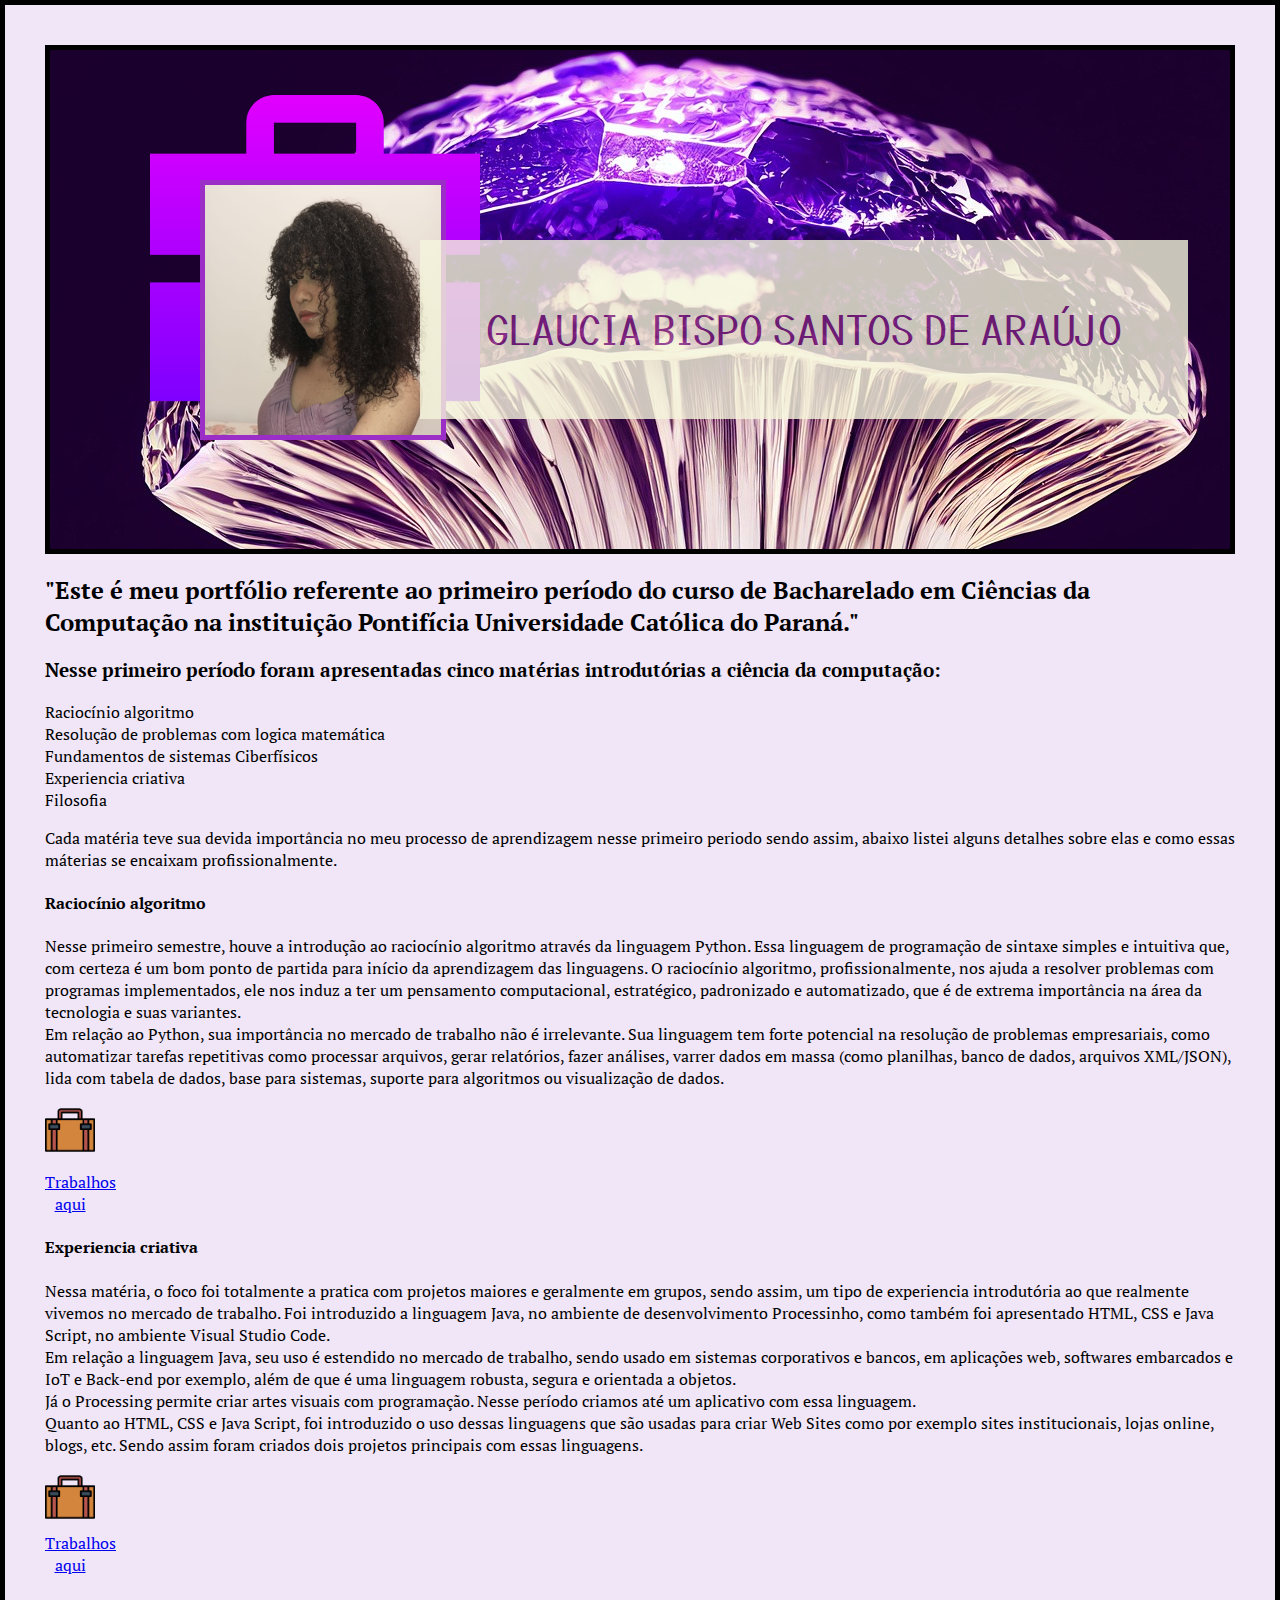
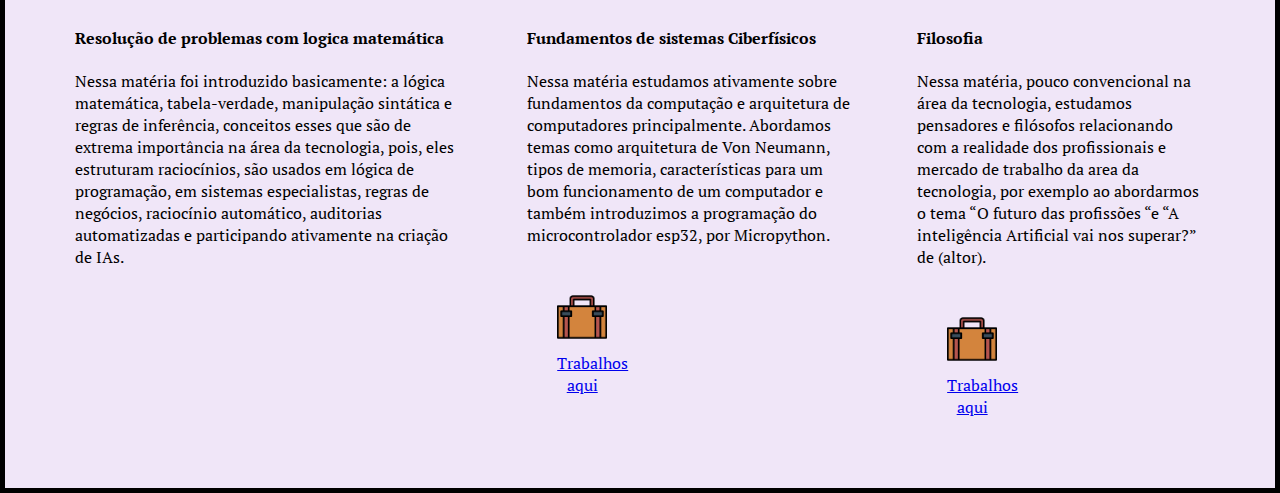
<file: index.html>
<!DOCTYPE html>
<html lang="pt-br">
<head>
    <meta charset="UTF-8">
    <meta name="viewport" content="width=device-width, initial-scale=1.0">
    <title>portifolioGlaucia</title>
    <link rel="stylesheet" href="styles.css">
</head>

<body class="principal">
 
 
    <div class= nome >
    <img id="img" src="imagem/mala1.png">
    <img id="imgEu" src="imagem/eu.jpeg" >
    
    <h1 id="nome" >GLAUCIA BISPO SANTOS DE ARAÚJO</h1>

    </div>

<div  class="rest">

    <h2 id="apresentação">"Este é meu portfólio referente ao primeiro período do curso de Bacharelado em Ciências da Computação na instituição Pontifícia Universidade Católica do Paraná."</h2>
    <h3 id="materias">Nesse primeiro período foram apresentadas cinco matérias introdutórias a ciência da computação:</h3>
    
    <p>Raciocínio algoritmo <br>
    Resolução de problemas com logica matemática <br>
    Fundamentos de sistemas Ciberfísicos <br>
    Experiencia criativa <br>
    Filosofia 
    </p>
    

    
    <p>Cada matéria teve sua devida importância no meu processo de aprendizagem nesse primeiro periodo sendo assim, abaixo listei alguns detalhes sobre elas e como essas máterias se encaixam profissionalmente.</p>

    <h4 >Raciocínio algoritmo</h4>
    <p>Nesse primeiro semestre, houve a introdução ao raciocínio algoritmo através da linguagem Python. Essa linguagem de programação de sintaxe simples e intuitiva que, com certeza é um bom ponto de partida para início da aprendizagem das linguagens.
    O raciocínio algoritmo, profissionalmente, nos ajuda a resolver problemas com programas implementados, ele nos induz a ter um pensamento computacional, estratégico, padronizado e automatizado, que é de extrema importância na área da tecnologia e suas variantes.
    <br>Em relação ao Python, sua importância no mercado de trabalho não é irrelevante. Sua linguagem tem forte potencial na resolução de problemas empresariais, como automatizar tarefas repetitivas como processar arquivos, gerar relatórios, fazer análises, varrer dados em massa (como planilhas, banco de dados, arquivos XML/JSON), lida com tabela de dados, base para sistemas, suporte para algoritmos ou visualização de dados.
    </p>

        <div class="botao">
        <a href="raci.html">
        <img src="imagem/mala.png">
        <p>Trabalhos aqui</p>
        </div> 
        </a>       
    </div>
   

    <div class="rest">
    <h4>Experiencia criativa</h4>
    <p>Nessa matéria, o foco foi totalmente a pratica com projetos maiores e geralmente em grupos, sendo assim, um tipo de experiencia introdutória ao que realmente vivemos no mercado de trabalho. Foi introduzido a linguagem Java, no ambiente de desenvolvimento Processinho, como também foi apresentado HTML, CSS e Java Script, no ambiente Visual Studio Code.
    <br>Em relação a linguagem Java, seu uso é estendido no mercado de trabalho, sendo usado em sistemas corporativos e bancos, em aplicações web, softwares embarcados e IoT e Back-end por exemplo, além de que é uma linguagem robusta, segura e orientada a objetos.
    <br>Já o Processing permite criar artes visuais com programação. Nesse período criamos até um aplicativo com essa linguagem.
    <br>Quanto ao HTML, CSS e Java Script, foi introduzido o uso dessas linguagens que são usadas para criar Web Sites como por exemplo sites institucionais, lojas online, blogs, etc. Sendo assim foram criados dois projetos principais com essas linguagens. 
    </p>
   
        <div class="botao">
        <a href="expe.html">
        <img src="imagem/mala.png">
        Trabalhos aqui
        </div> 
        </a>
    </div>




<div class="flexbox">       
    <div>
    <h4>Resolução de problemas com logica matemática</h4>
    <p>Nessa matéria foi introduzido basicamente: a lógica matemática, tabela-verdade, manipulação sintática e regras de inferência, conceitos esses que são de extrema importância na área da tecnologia, pois, eles estruturam raciocínios, são usados em lógica de programação, em sistemas especialistas, regras de negócios, raciocínio automático, auditorias automatizadas e participando ativamente na criação de IAs.</p>
    </div>


    <div>
    <h4>Fundamentos de sistemas Ciberfísicos</h4>
    <p>Nessa matéria estudamos ativamente sobre fundamentos da computação e arquitetura de computadores principalmente. Abordamos temas como arquitetura de Von Neumann, tipos de memoria, características para um bom funcionamento de um computador e também introduzimos a programação do microcontrolador esp32, por Micropython.</p>

        <div class="botao">
        <a href="ciber.html">
        <img src="imagem/mala.png">
        Trabalhos aqui
        </div> 
        </a>
    </div>

    <div>
    <h4>Filosofia</h4>
    <p>Nessa matéria, pouco convencional na área da tecnologia, estudamos pensadores e filósofos  relacionando com a realidade dos profissionais e mercado de trabalho da area da tecnologia, por exemplo ao abordarmos o tema “O futuro das profissões “e “A inteligência Artificial vai nos superar?” de (altor).</p>
    
        <div class="botao">
        <a href="filo.html">
        <img src="imagem/mala.png">
        Trabalhos aqui
        </div> 
        </a>
    </div>
</div>

<script src="index.js"></script>

</body>
</file>
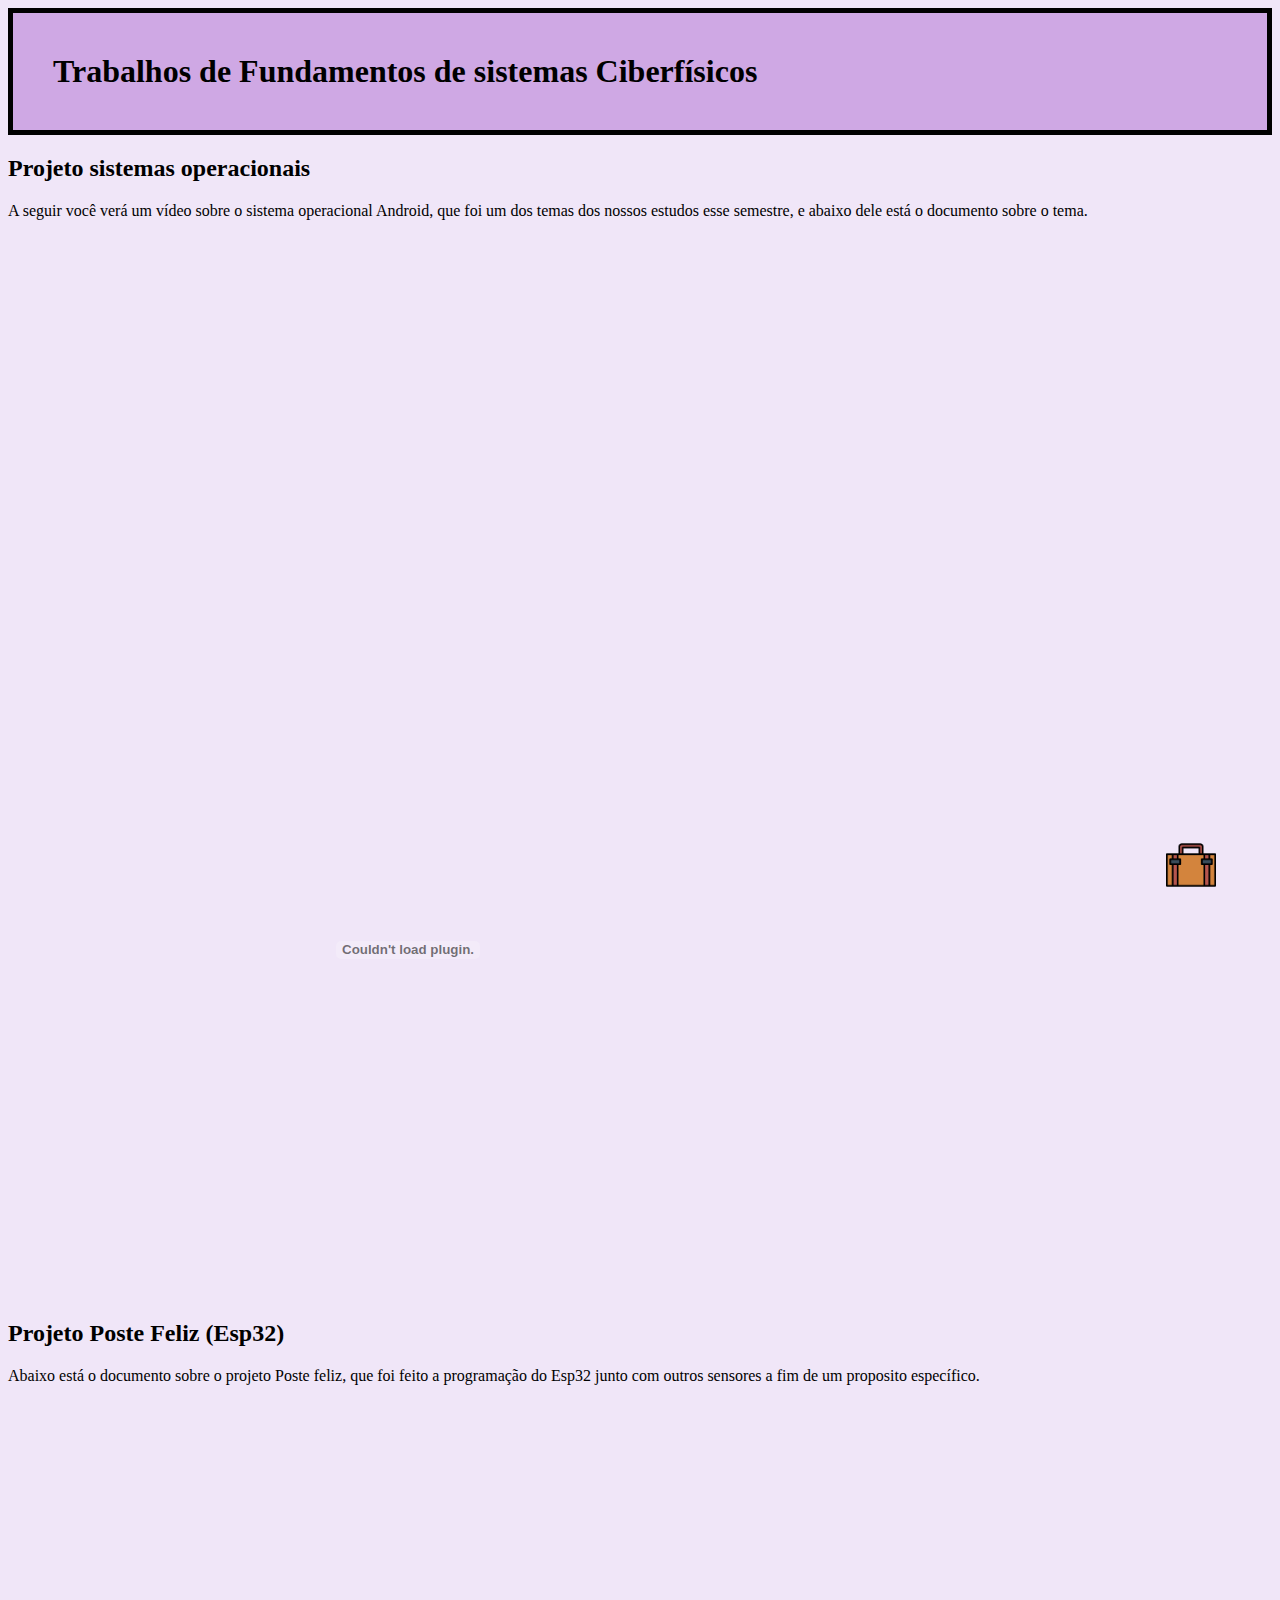
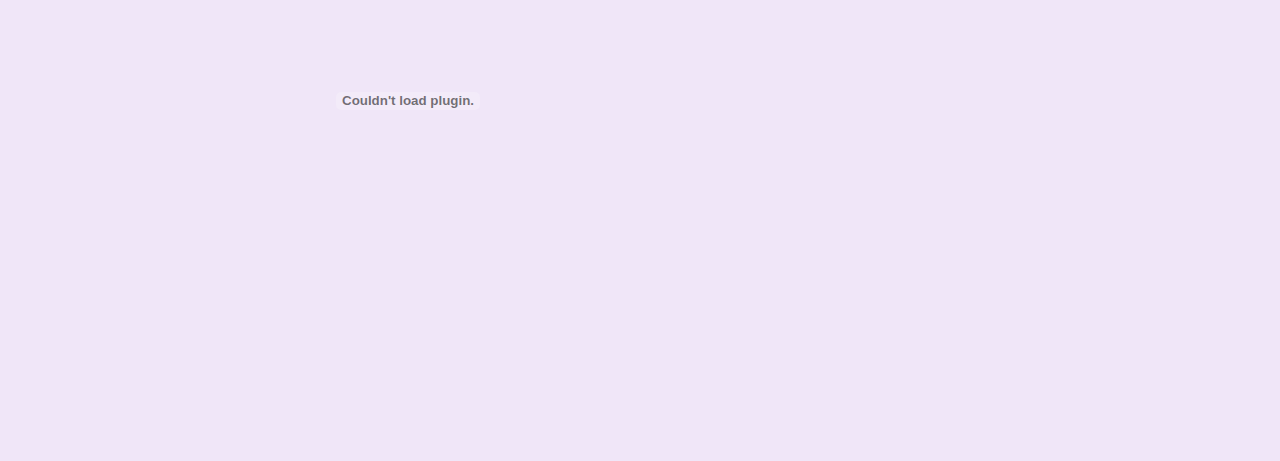
<file: ciber.html>
<!DOCTYPE html>
<html lang="pt-br">
<head>
    <meta charset="UTF-8">
    <meta name="viewport" content="width=device-width, initial-scale=1.0">
    <title>Ciber/semestre</title>
    <link rel="stylesheet" href="styles.css">

</head>
<body class="Corpo">
       
    <h1 class="principal1">Trabalhos de Fundamentos de sistemas Ciberfísicos</h1>
    <h2>Projeto sistemas operacionais</h2>
    <p>A seguir você verá um vídeo sobre o sistema operacional Android, que foi um dos temas dos nossos estudos esse semestre, e abaixo dele está o documento sobre o tema.</p>
        <iframe class="video" src="https://www.youtube.com/embed/-QudZd2Mn6I?si=xo3W-f0x9bTpijOp" title="YouTube video player" frameborder="0" allow="accelerometer; autoplay; clipboard-write; encrypted-media; gyroscope; picture-in-picture; web-share" referrerpolicy="strict-origin-when-cross-origin" allowfullscreen></iframe>
    <embed src="imagem/android.pdf" width="800" height="600" type="application/pdf">



    <h2>Projeto Poste Feliz (Esp32)</h2>
    <p>Abaixo está o documento sobre o projeto Poste feliz, que foi feito a programação do Esp32 junto com outros sensores a fim de um proposito específico.</p>
    <embed src="imagem/esp.pdf" width="800" height="600" type="application/pdf">

    <div class="botao1">
        <a href="index.html">
        <img src="imagem/mala.png"></a>
       
    </div> 
        

 
    
</body>
</html>
</file>
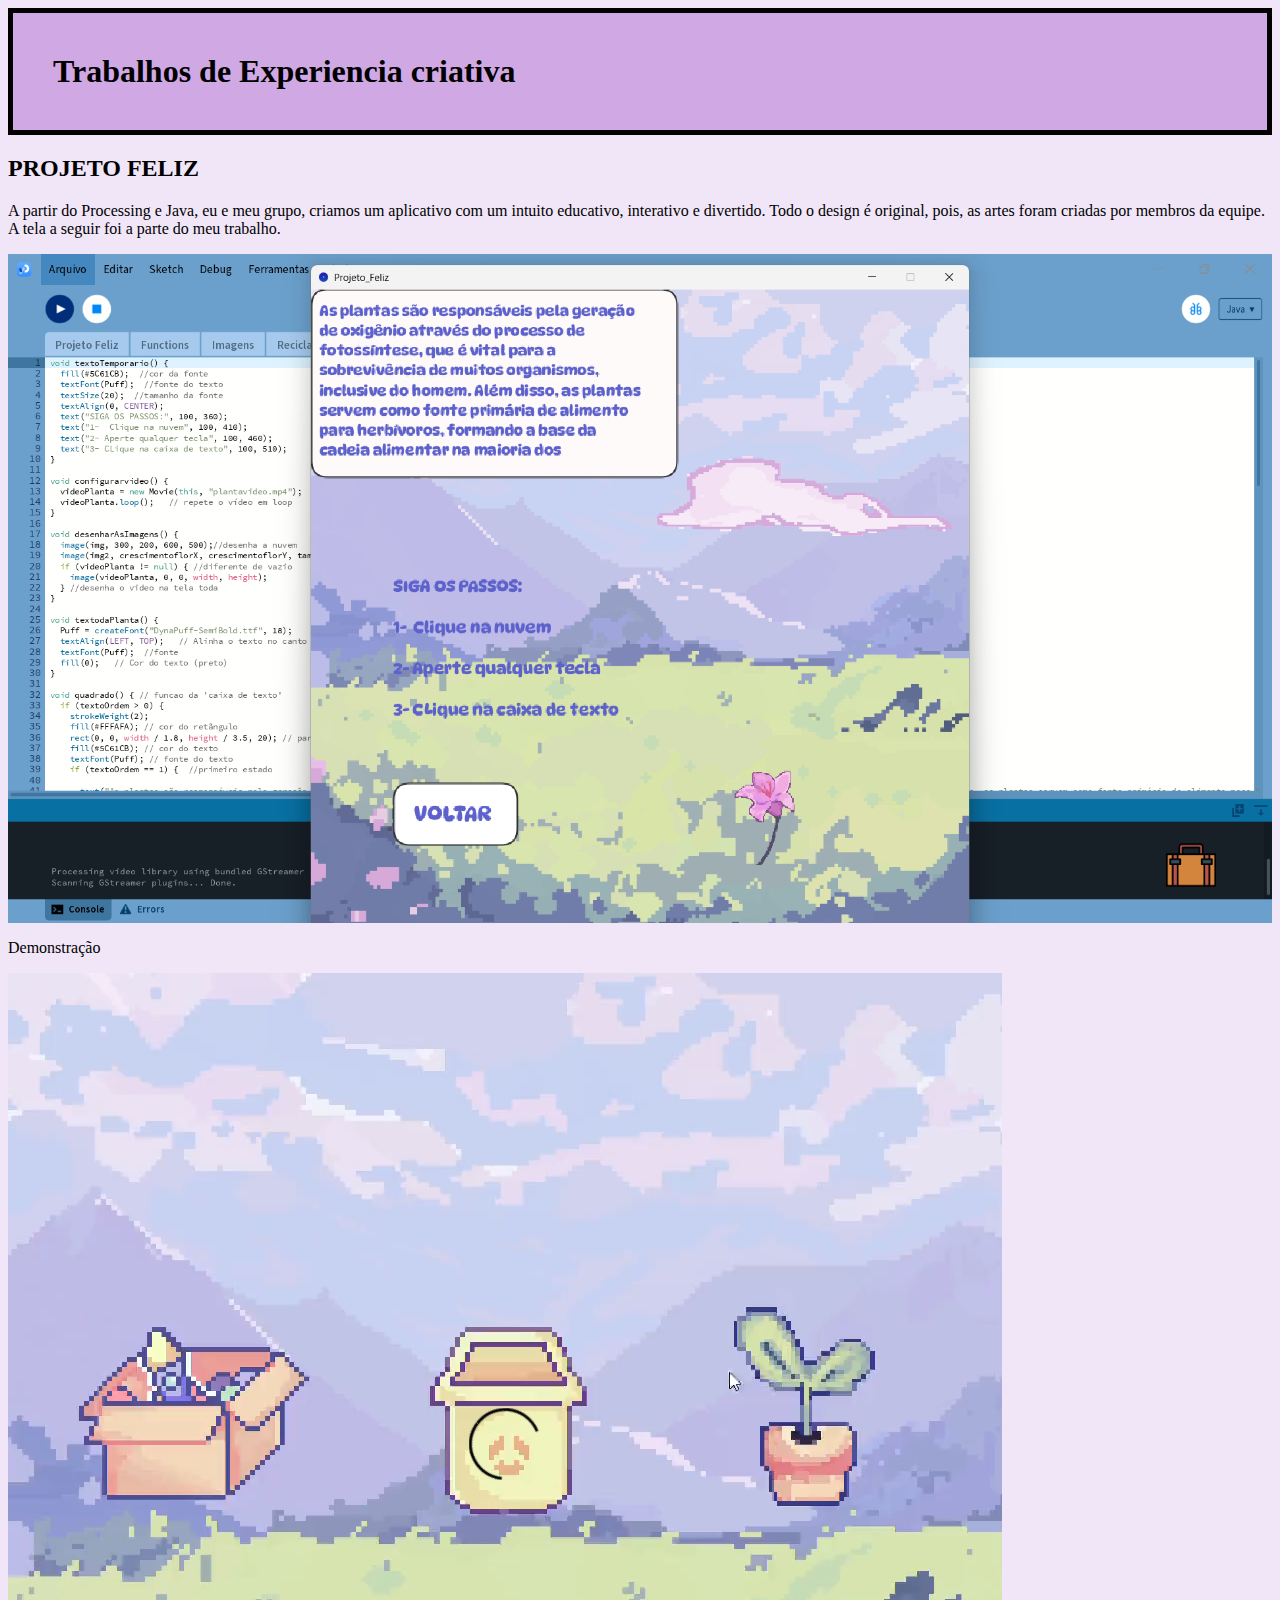
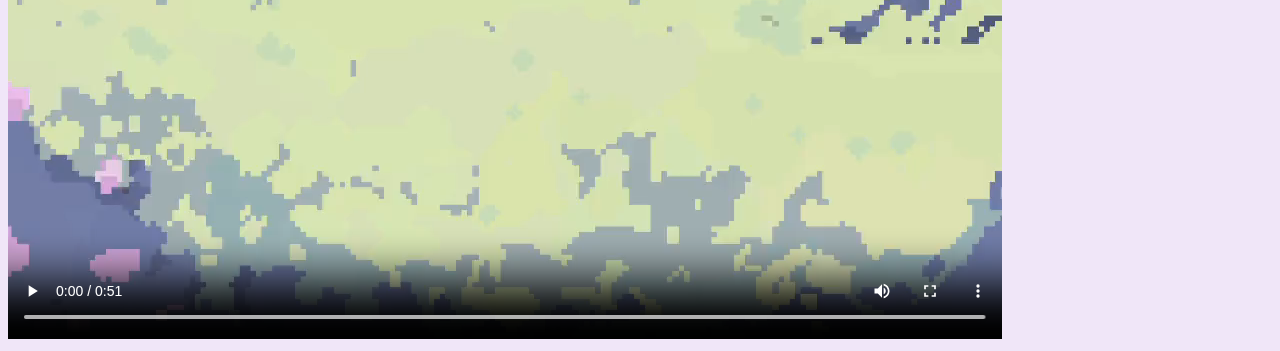
<file: expe.html>
<!DOCTYPE html>
<html lang="pt-br">
<head>
    <meta charset="UTF-8">
    <meta name="viewport" content="width=device-width, initial-scale=1.0">
    <title>expe/semestre</title>
    <link rel="stylesheet" href="styles.css">

</head>
<body class="Corpo">
    <h1 class="principal1">Trabalhos de Experiencia criativa</h1>
    <h2>PROJETO FELIZ</h2>
    <p>A partir do Processing e Java, eu e meu grupo, criamos um aplicativo com um intuito educativo, interativo e divertido. Todo o design é original, pois, as artes foram criadas por membros da equipe.<br>
        A tela a seguir foi a parte do meu trabalho.
    </p>
     
    <img src="imagem/telaPlanta.png" width="400" height="200"></img>
    
    <p>Demonstração</p>
    <video controls >
        <source src="imagem/PorcessingGravacao.mp4">
    </video>

      <div class="botao1">
        <a href="index.html">
        <img src="imagem/mala.png"></a>
    </div> 
</body>
</html>
</file>
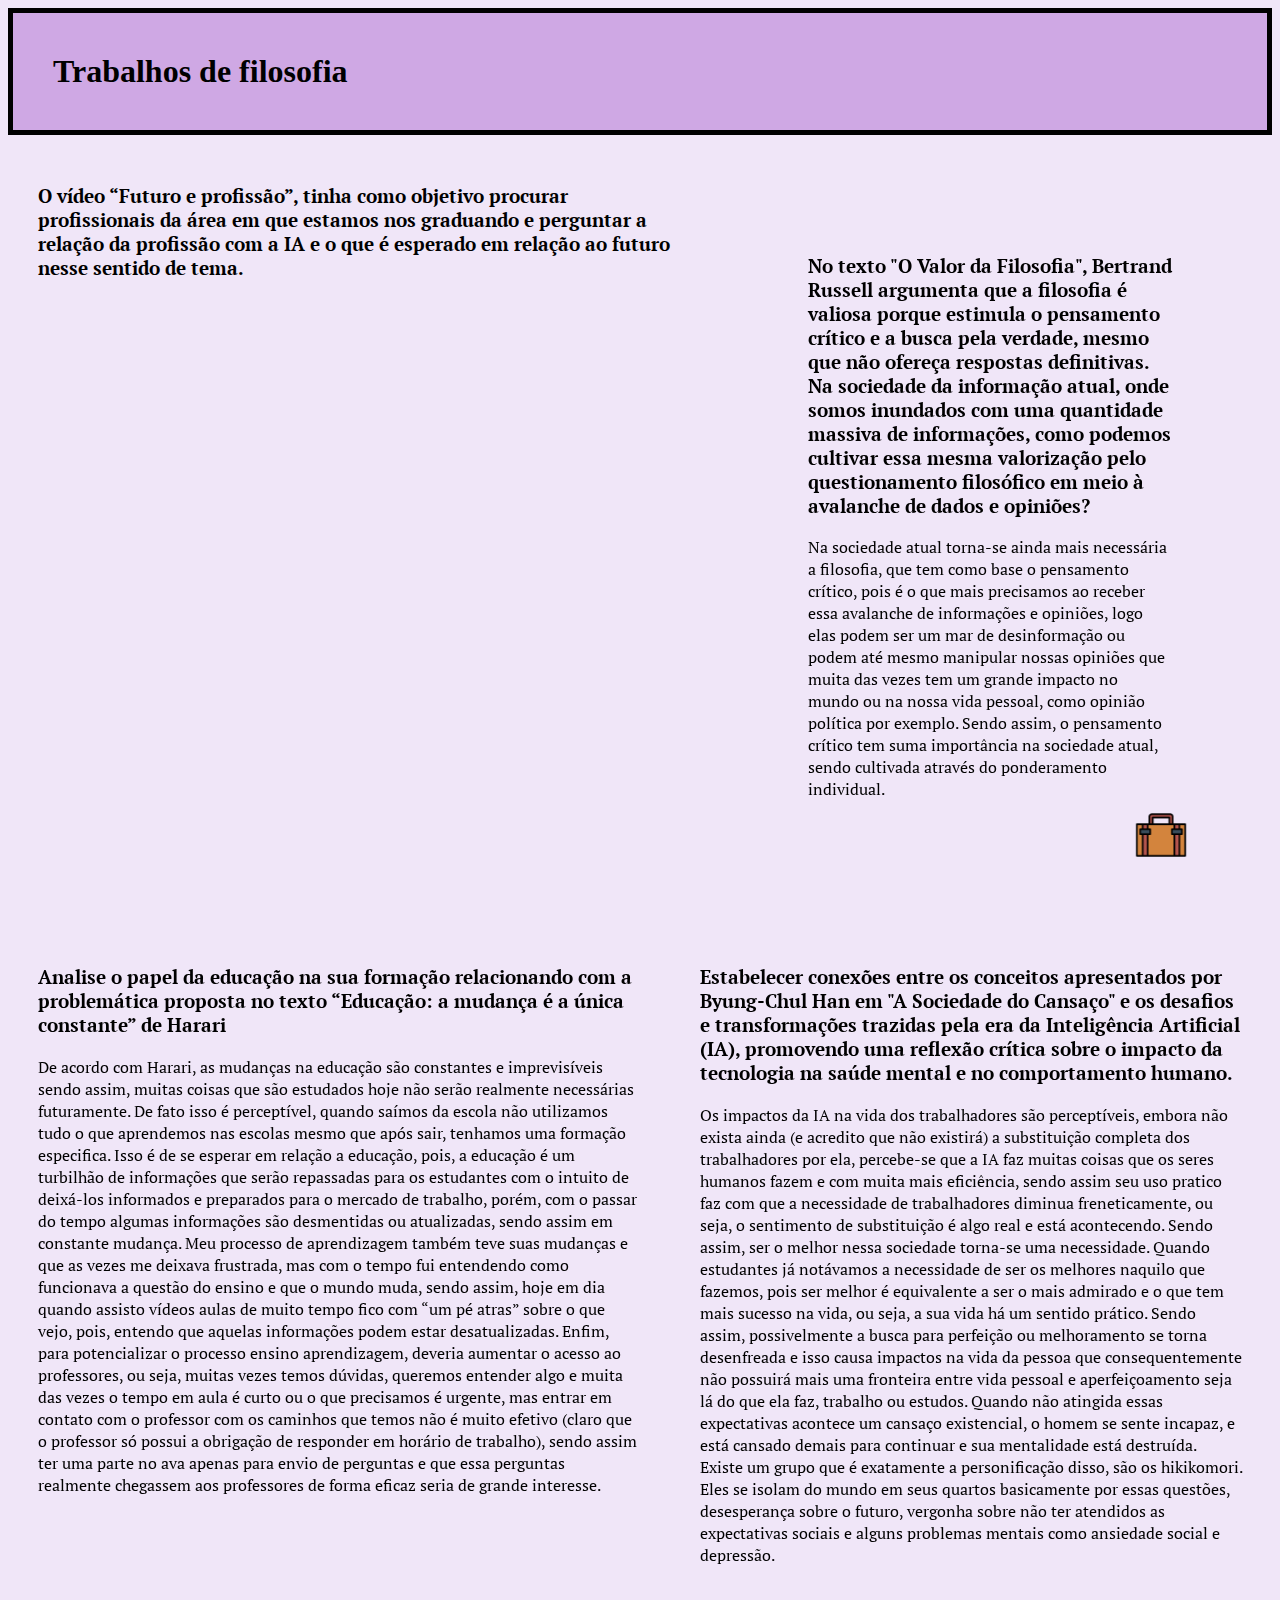
<file: filo.html>
<!DOCTYPE html>
<html lang="pt-br">
<head>
    <meta charset="UTF-8">
    <meta name="viewport" content="width=device-width, initial-scale=1.0">
    <title>filosofia/semestre</title>
    <link rel="stylesheet" href="styles.css">

</head>

<body class="Corpo">

    <h1 class="principal1" >Trabalhos de filosofia</h1>


<div class="flexbox">
    
    <div>  
      
    <h3>O vídeo “Futuro e profissão”, tinha como objetivo procurar profissionais da área em que estamos nos graduando e perguntar a relação da profissão com a IA e o que é esperado em relação ao futuro nesse sentido de tema.</h3>
    <iframe class="video" src="https://www.youtube.com/embed/EtCIob_Wgzs?si=s4KW4fIOjb2eCCLm" title="YouTube video player" frameborder="0" allow="accelerometer; autoplay; clipboard-write; encrypted-media; gyroscope; picture-in-picture; web-share" referrerpolicy="strict-origin-when-cross-origin" allowfullscreen></iframe>    </div>

    <div id="divFilo" >
    <h3>No texto "O Valor da Filosofia", Bertrand Russell argumenta que a filosofia é valiosa porque estimula o pensamento crítico e a busca pela verdade, mesmo que não ofereça respostas definitivas. Na sociedade da informação atual, onde somos inundados com uma quantidade massiva de informações, como podemos cultivar essa mesma valorização pelo questionamento filosófico em meio à avalanche de dados e opiniões?
    </h3>
    <p> Na sociedade atual torna-se ainda mais necessária a filosofia, que tem como base o pensamento crítico, pois é o que mais precisamos ao receber essa avalanche de informações e opiniões, logo elas podem ser um mar de desinformação ou podem até mesmo manipular nossas opiniões que muita das vezes tem um grande impacto no mundo ou na nossa vida pessoal, como opinião política por exemplo. Sendo assim, o pensamento crítico tem suma importância na sociedade atual, sendo cultivada através do ponderamento individual. </p>
    </div>
</div>

   
    
<div class="flexbox">

    <div style="display: inline;">
    <h3>Analise o papel da educação na sua formação relacionando com a problemática proposta no
    texto “Educação: a mudança é a única constante” de Harari</h3>
    <p>De acordo com Harari, as mudanças na educação são constantes e imprevisíveis sendo assim, muitas coisas que são estudados hoje não serão realmente necessárias futuramente. De fato isso é perceptível, quando saímos da escola não utilizamos tudo o que aprendemos nas escolas mesmo que após sair, tenhamos uma formação especifica.  Isso é de se esperar em relação a educação, pois, a educação é um turbilhão de informações que serão repassadas para os estudantes com o intuito de deixá-los informados e preparados para o mercado de trabalho, porém, com o passar do tempo algumas informações são desmentidas ou atualizadas, sendo assim em constante mudança.
    Meu processo de aprendizagem também teve suas mudanças e que as vezes me deixava frustrada, mas com o tempo fui entendendo como funcionava a questão do ensino e que o mundo muda, sendo assim, hoje em dia quando assisto vídeos aulas de muito tempo fico com “um pé atras” sobre o que vejo, pois, entendo que aquelas informações podem estar desatualizadas.
    Enfim, para potencializar o processo ensino aprendizagem, deveria aumentar o acesso ao professores, ou seja, muitas vezes temos dúvidas, queremos entender algo e muita das vezes o tempo em aula é curto ou o que precisamos é urgente, mas entrar em contato com o professor com os caminhos que temos não é muito efetivo (claro que o professor só possui a obrigação de responder em horário de trabalho), sendo assim ter uma parte no ava apenas para envio de perguntas e que essa perguntas realmente chegassem aos professores de forma eficaz seria de grande interesse.</p>
    </div>
    
    <div style="display: inline;">
    <h3>Estabelecer conexões entre os conceitos apresentados por Byung-Chul Han em "A Sociedade do Cansaço" e os desafios e transformações trazidas pela era da Inteligência Artificial (IA), promovendo uma reflexão crítica sobre o impacto da tecnologia na saúde mental e no comportamento humano.</h3>
    <p>Os impactos da IA na vida dos trabalhadores são perceptíveis, embora não exista ainda (e acredito que não existirá) a substituição completa dos trabalhadores por ela, percebe-se que a IA faz muitas coisas que os seres humanos fazem e com muita mais eficiência, sendo assim seu uso pratico faz com que a necessidade de trabalhadores diminua freneticamente, ou seja, o sentimento de substituição é algo real e está acontecendo. Sendo assim, ser o melhor nessa sociedade torna-se uma necessidade. Quando estudantes já notávamos a necessidade de ser os melhores naquilo que fazemos, pois ser melhor é equivalente a ser o mais admirado e o que tem mais sucesso na vida, ou seja, a sua vida há um sentido prático. Sendo assim, possivelmente a busca para perfeição ou melhoramento se torna desenfreada e isso causa impactos na vida da pessoa que consequentemente não possuirá mais uma fronteira entre vida pessoal e aperfeiçoamento seja lá do que ela faz, trabalho ou estudos. Quando não atingida essas expectativas acontece um cansaço existencial, o homem se sente incapaz, e está cansado demais para continuar e sua mentalidade está destruída. Existe um grupo que é exatamente a personificação disso, são os hikikomori. Eles se isolam do mundo em seus quartos basicamente por essas questões, desesperança sobre o futuro, vergonha sobre não ter atendidos as expectativas sociais e alguns problemas mentais como ansiedade social e depressão.</p>
    </div>

     <div class="botao1">
        <a href="index.html">
        <img src="imagem/mala.png">
        </a>
    </div> 
    

</div>



</body>
</html>
</file>
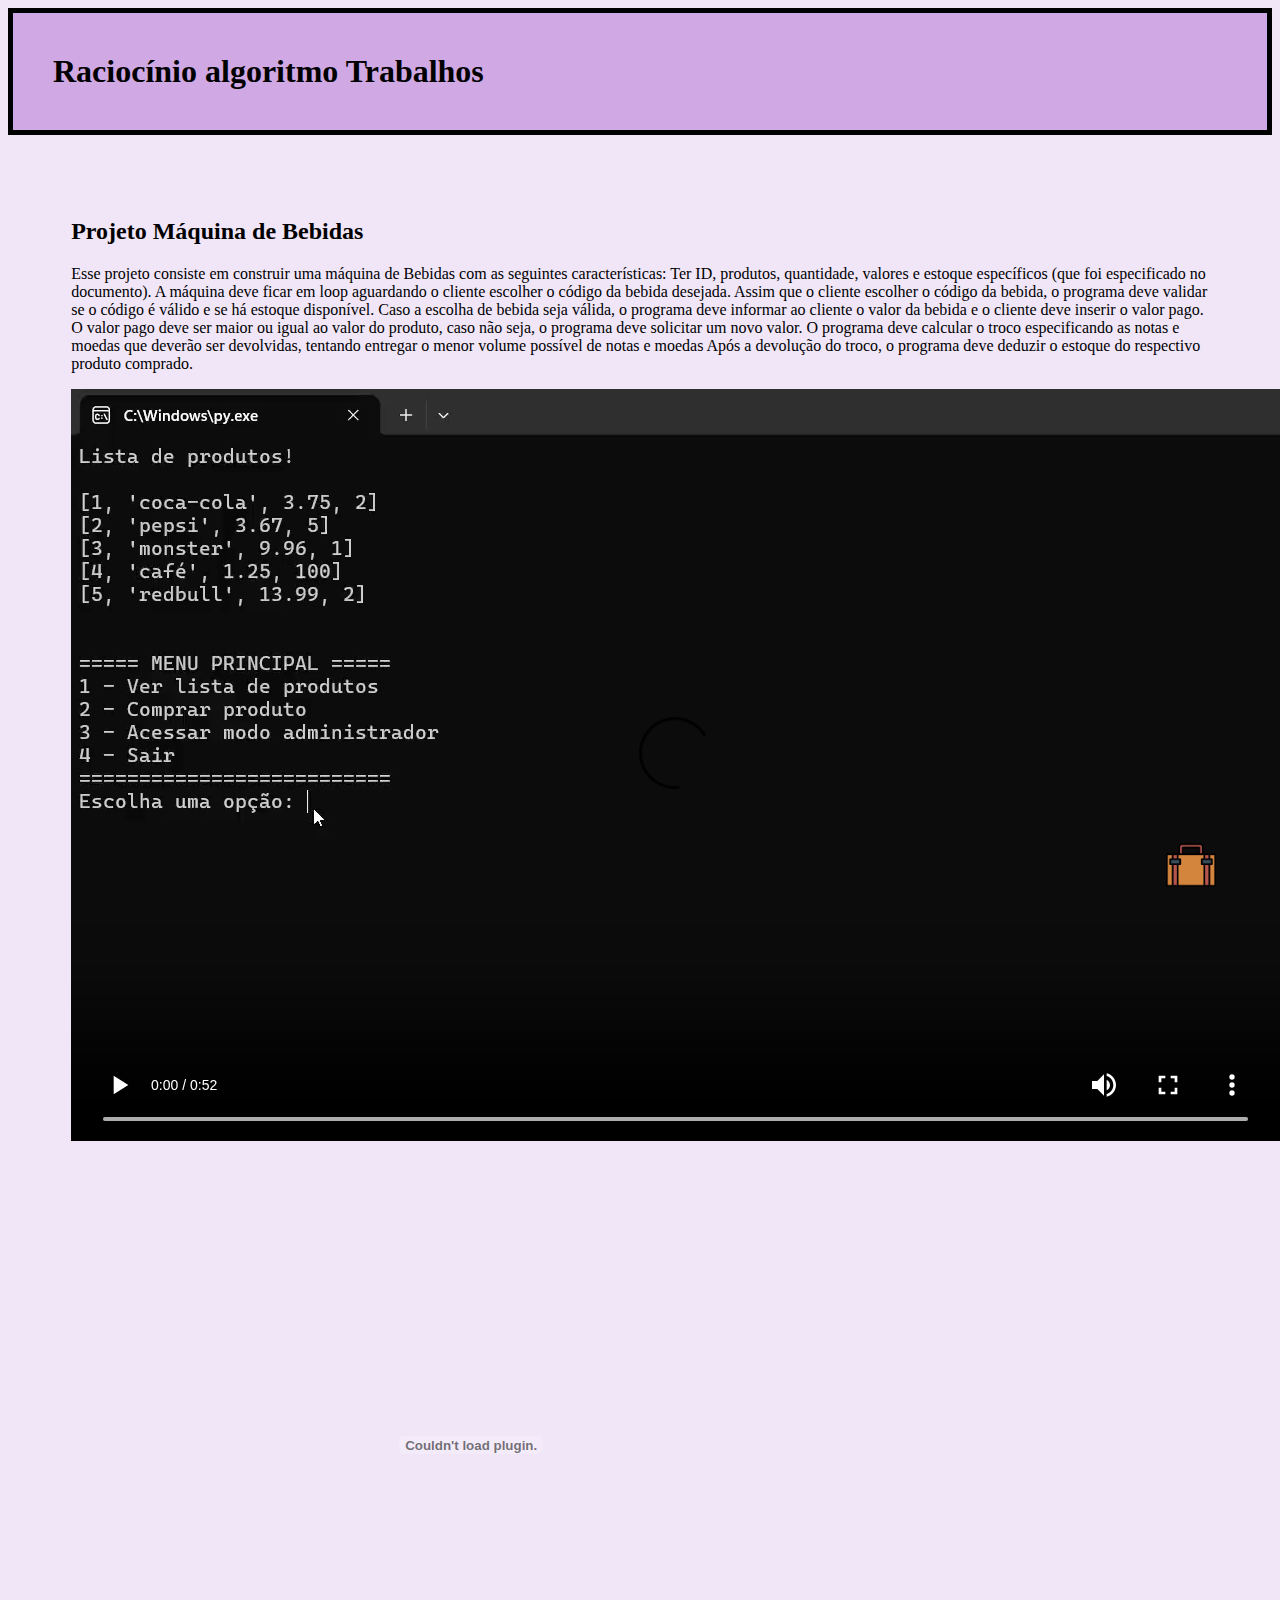
<file: raci.html>
<!DOCTYPE html>
<html lang="pt-br">
<head>
    <meta charset="UTF-8">
    <meta name="viewport" content="width=device-width, initial-scale=1.0">
    <title>racio/semestre</title>
    <link rel="stylesheet" href="styles.css">

</head>
<body class="Corpo">

    <h1 class="principal1">Raciocínio algoritmo Trabalhos</h1>
    <div class="lay">
    <h2>Projeto Máquina de Bebidas</h2>
    <p>Esse projeto consiste em construir uma máquina de Bebidas com as seguintes características:
Ter ID, produtos, quantidade, valores e estoque específicos (que foi especificado no documento).
A máquina deve ficar em loop aguardando o cliente escolher o código da bebida desejada. Assim
que o cliente escolher o código da bebida, o programa deve validar se o código é válido e se há
estoque disponível.
Caso a escolha de bebida seja válida, o programa deve informar ao cliente o valor da bebida e o
cliente deve inserir o valor pago. O valor pago deve ser maior ou igual ao valor do produto, caso
não seja, o programa deve solicitar um novo valor.
O programa deve calcular o troco especificando as notas e moedas que deverão ser devolvidas,
tentando entregar o menor volume possível de notas e moedas
Após a devolução do troco, o programa deve deduzir o estoque do respectivo produto comprado.
</p>

    <video controls  >
        <source src="imagem/Maquina.mp4" >
    </video>

        <embed src="imagem/Maquina.pdf" width="800" height="600" type="application/pdf">

     
    <div class="botao1">
        <a href="index.html">
        <img src="imagem/mala.png">
        </a>
    </div> 
</div>
</body>
</html>
</file>
<file: styles.css>
@import url('https://fonts.googleapis.com/css2?family=PT+Serif:ital,wght@0,400;0,700;1,400;1,700&display=swap');
@import url('https://fonts.googleapis.com/css2?family=LXGW+Marker+Gothic&display=swap');

.principal{
    margin: 0%;
    background-color: hsla(274, 58%, 67%, 0.189);
    padding: 40px;
    border: 5px solid black;
}
.principal1{
    margin: 0%;
    background-color: rgb(207, 168, 228);
    padding: 40px;
    border: 5px solid black;
    display:flex;}

img{
    display: block; 
    margin-bottom: 10px; 
    width: 100%;
    height: 100%;
     

}

embed{
    display: block;
    margin-bottom: 10px;
  padding-bottom: 50px;
}
#nome{
  color:rgb(126, 34, 130);
  padding: 6%;
  text-align: center;
  font-size: 40px;
  margin-top: 150px;
  margin-bottom: 90px;
  font-family: "LXGW Marker Gothic", sans-serif;
  font-weight: 400;
  font-style: normal;
  opacity: 80%;
  background-color: beige;
}

.nome{
  background-image: url("imagem/crystal.jpg");
  background-attachment: fixed;
  display:flex;
  background-color: rgba(170, 117, 211, 0.71);
  padding: 0%;
  border: 5px solid black;
  padding: 40px;
  position: relative;

}

#mate{
  display:flex;
}

.flexbox div{
  font-family: "PT Serif", serif;
  font-weight: 400;
  font-style: normal;
  padding: 30px;
 
}
.flexbox {
  display:flex;
  font-family: "PT Serif", serif;
  font-weight: 400;
  font-style: normal;
 
}

.rest{
  font-family: "PT Serif", serif;
  font-weight: 400;
  font-style: normal;
  position: relative;
}


.botao{
  width: 50px; 
  height: 50px; 
  display:inline-block;
  align-items: center;
  justify-content: center;
  text-align: center;
  
}


.botao1{
  width: 50px; 
  height: 50px;
  display:flex; 
  align-items: center;
  justify-content: center;
  text-align: center;
  position: fixed;
  right: 5%;
  bottom: 5px;
}





.Corpo{
 background-color: hsla(274, 58%, 67%, 0.189);
}

.video{

  height: 360px;
  width: 640px;
  padding-bottom: 50px;
}

.voltar{
  position: absolute ;
  padding-bottom: 100px;
}

#divFilo{
  display: inline;
  padding: 100px;

}

.lay{
  padding: 5%;
  
}

#img{
  width: 30%;
  height: 30%;
  position: relative;
  top: 0px; 
  left: 60px; 
    }
#imgEu{
  position: absolute; 
  top: 130px; 
  left: 150px; 
  border:5px solid rgb(155, 46, 198) ;
  width: 20%;
  height:50%;
}
@media (max-width: 431px){

 .flexbox{
  display:block;
 }

#nome{
  color:rgb(126, 34, 130);
  padding: 6%;
  text-align: center;
  font-size: 20px;
  margin-top: 150px;
  margin-bottom: 90px;
  font-family: "LXGW Marker Gothic", sans-serif;
  font-weight: 400;
  font-style: normal;
  opacity: 80%;
  background-color: beige;
}

.nome{
  background-image: url("imagem/crystal.jpg");
  background-attachment: fixed;
  display:block;
  background-color: rgba(170, 117, 211, 0.71);
  padding: 0%;
  border: 5px solid black;
  padding: 20px;
  position: relative;

}
#imgEu{
  position: absolute; 
  top: 160px; 
  left: 115px; 
  border:5px solid rgb(155, 46, 198) ;
  width: 40%;
  height:20%;
}
#img{
  width: 60%;
  height: 60%;
  position: relative;
 top: 100px; 
  left: 80px; 
    }
    .botao1{
  width: 50px; 
  height: 50px;
  display:none; 
  align-items: center;
  justify-content: center;
  text-align: center;
  position: fixed;
  right: 5%;
  bottom: 5px;
}
.video{
  height: 100%;
  max-width: 100%;
  padding-bottom: 50px;
}

#divFilo{
  display: block;
  padding: 0px;

}
embed{
    display: block;
    margin-bottom: 10px;
    padding-bottom: 50px;
    width: 100%;
}
}



@media (max-width: 1024px){
 .flexbox{
  display:block;
 }

#nome{
  color:rgb(126, 34, 130);
  padding: 6%;
  text-align: center;
  font-size: 20px;
  margin-top: 150px;
  margin-bottom: 90px;
  font-family: "LXGW Marker Gothic", sans-serif;
  font-weight: 400;
  font-style: normal;
  opacity: 80%;
  background-color: beige;
}

.nome{
  background-image: url("imagem/crystal.jpg");
  background-attachment: fixed;
  display:block;
  background-color: rgba(170, 117, 211, 0.71);
  padding: 0%;
  border: 5px solid black;
  padding: 20px;
  position: relative;

}
#imgEu{
  position: absolute; 
  top: 200px; 
  left: 115px; 
  border:5px solid rgb(155, 46, 198) ;
  width: 50%;
  height:30%;
}
#img{
  width: 60%;
  height: 60%;
  position: relative;
 top: 100px; 
  left: 80px; 
    }


.video{
  
  max-width: 100%;
  padding-bottom: 50px;
}

#divFilo{
  display: block;
  padding: 0px;

}
embed{
    display: block;
    margin-bottom: 10px;
    padding-bottom: 50px;
    width: 100%;
}
}
</file>
